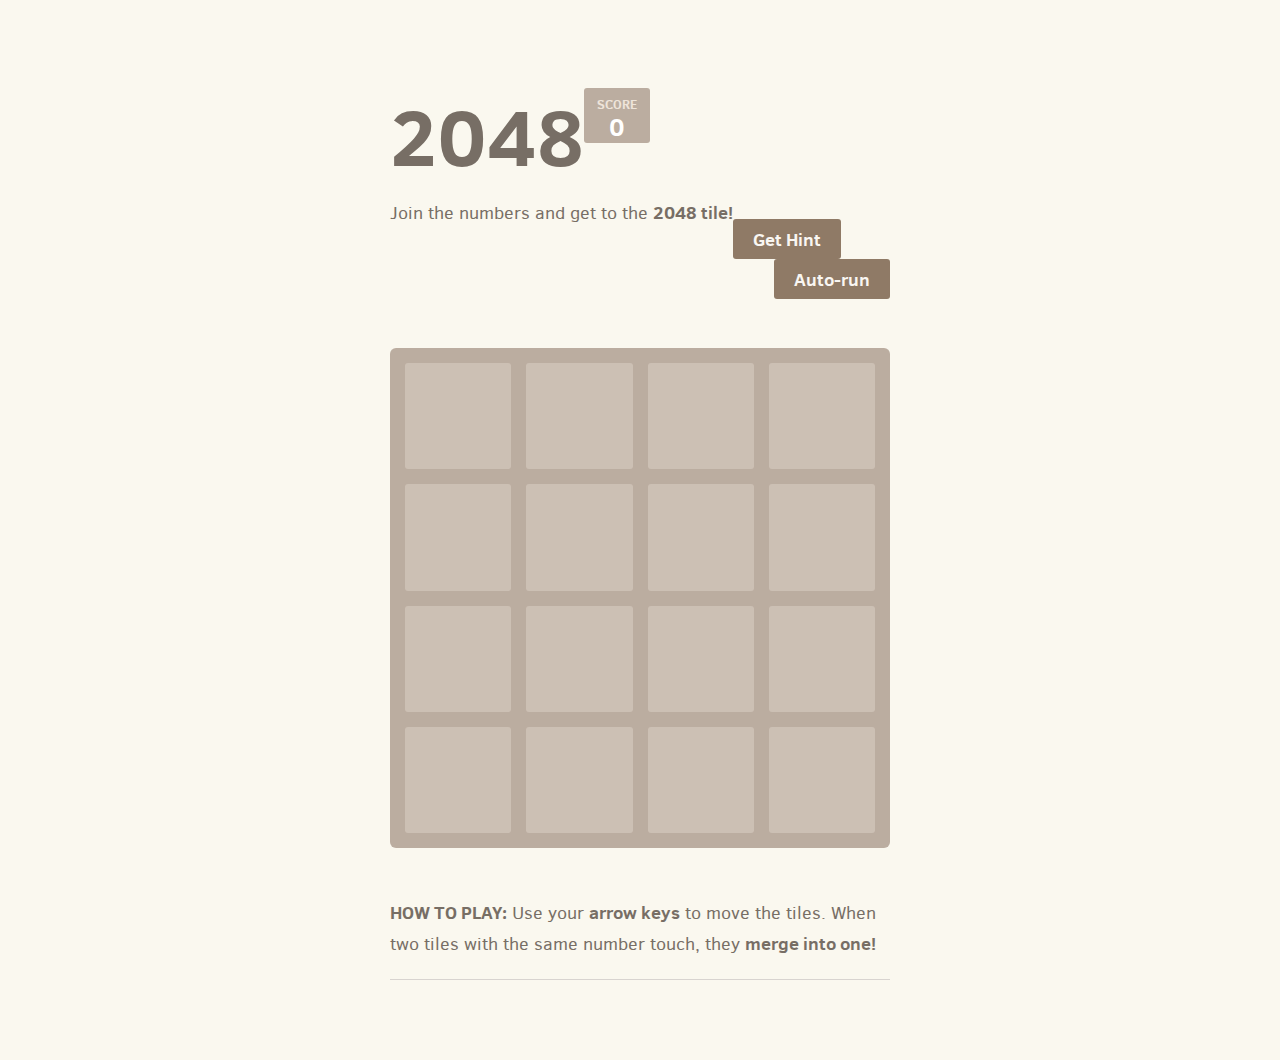
<file: 2048/index.html>
<!DOCTYPE html>
<html>
<head>
  <meta charset="utf-8">
  <title>2048</title>
  <link href="style/main.css" rel="stylesheet" type="text/css">
  <link href="style/ai.css" rel="stylesheet" type="text/css">
  <link rel="shortcut icon" href="favicon.ico">
  <meta name="HandheldFriendly" content="True">
  <meta name="MobileOptimized" content="320">
  <meta name="viewport" content="width=device-width, target-densitydpi=160dpi, initial-scale=1.0, maximum-scale=1, user-scalable=no">
  <meta property="og:title" content="2048 game"/>
  <meta property="og:site_name" content="2048 game"/>
  <meta property="og:description" content="Join the numbers and get to the 2048 tile! Careful: this game is extremely addictive!"/>
  <meta property="og:image" content="http://gabrielecirulli.github.io/2048/meta/og_image.png"/>
</head>
<body>
  <div class="container">
    <div class="heading">
      <h1 class="title">2048</h1>
      <div class="score-container">0</div>
    </div>
    <p class="game-intro">Join the numbers and get to the <strong>2048 tile!</strong></p>
    <div class="controls">
      <div id="hint-button-container">
        <button id="hint-button" class="ai-button">Get Hint</button>
      </div>
      <div id="feedback-container"> </div>
      <div id="run-button-container">
        <button id="run-button" class="ai-button">Auto-run</button>
      </div>
    </div>
    <div class="game-container">
      <div class="game-message">
        <p></p>
        <div class="lower">
          <a class="retry-button">Try again</a>
          <div class="score-sharing"></div>
        </div>
      </div>
      <div class="grid-container">
        <div class="grid-row">
          <div class="grid-cell"></div>
          <div class="grid-cell"></div>
          <div class="grid-cell"></div>
          <div class="grid-cell"></div>
        </div>
        <div class="grid-row">
          <div class="grid-cell"></div>
          <div class="grid-cell"></div>
          <div class="grid-cell"></div>
          <div class="grid-cell"></div>
        </div>
        <div class="grid-row">
          <div class="grid-cell"></div>
          <div class="grid-cell"></div>
          <div class="grid-cell"></div>
          <div class="grid-cell"></div>
        </div>
        <div class="grid-row">
          <div class="grid-cell"></div>
          <div class="grid-cell"></div>
          <div class="grid-cell"></div>
          <div class="grid-cell"></div>
        </div>
      </div>
      <div class="tile-container">
      </div>
    </div>

    <p class="game-explanation">
      <strong class="important">How to play:</strong> Use your <strong>arrow keys</strong> to move the tiles. When two tiles with the same number touch, they <strong>merge into one!</strong>
    </p>
    <script async src="https://pagead2.googlesyndication.com/pagead/js/adsbygoogle.js?client=ca-pub-5502194389395403"
     crossorigin="anonymous"></script>
<ins class="adsbygoogle"
     style="display:block"
     data-ad-format="fluid"
     data-ad-layout-key="-fb+5w+4e-db+86"
     data-ad-client="ca-pub-5502194389395403"
     data-ad-slot="4975843246"></ins>
<script>
     (adsbygoogle = window.adsbygoogle || []).push({});
</script>
    <hr>
    <p>
  </div>

  <script src="js/animframe_polyfill.js"></script>
  <script src="js/hammer.min.js"></script>
  <script src="js/keyboard_input_manager.js"></script>
  <script src="js/html_actuator.js"></script>
  <script src="js/grid.js"></script>
  <script src="js/tile.js"></script>
  <script src="js/ai.js"></script>
  <script src="js/game_manager.js"></script>
  <script src="js/application.js"></script>

  <script>
    (function(i,s,o,g,r,a,m){i["GoogleAnalyticsObject"]=r;i[r]=i[r]||function(){
    (i[r].q=i[r].q||[]).push(arguments)},i[r].l=1*new Date();a=s.createElement(o),
    m=s.getElementsByTagName(o)[0];a.async=1;a.src=g;m.parentNode.insertBefore(a,m)
    })(window,document,"script","//www.google-analytics.com/analytics.js","ga");

    ga("create", "UA-42620757-2", "gabrielecirulli.github.io");
    ga("send", "pageview");
  </script>
</body>
</html>
</file>
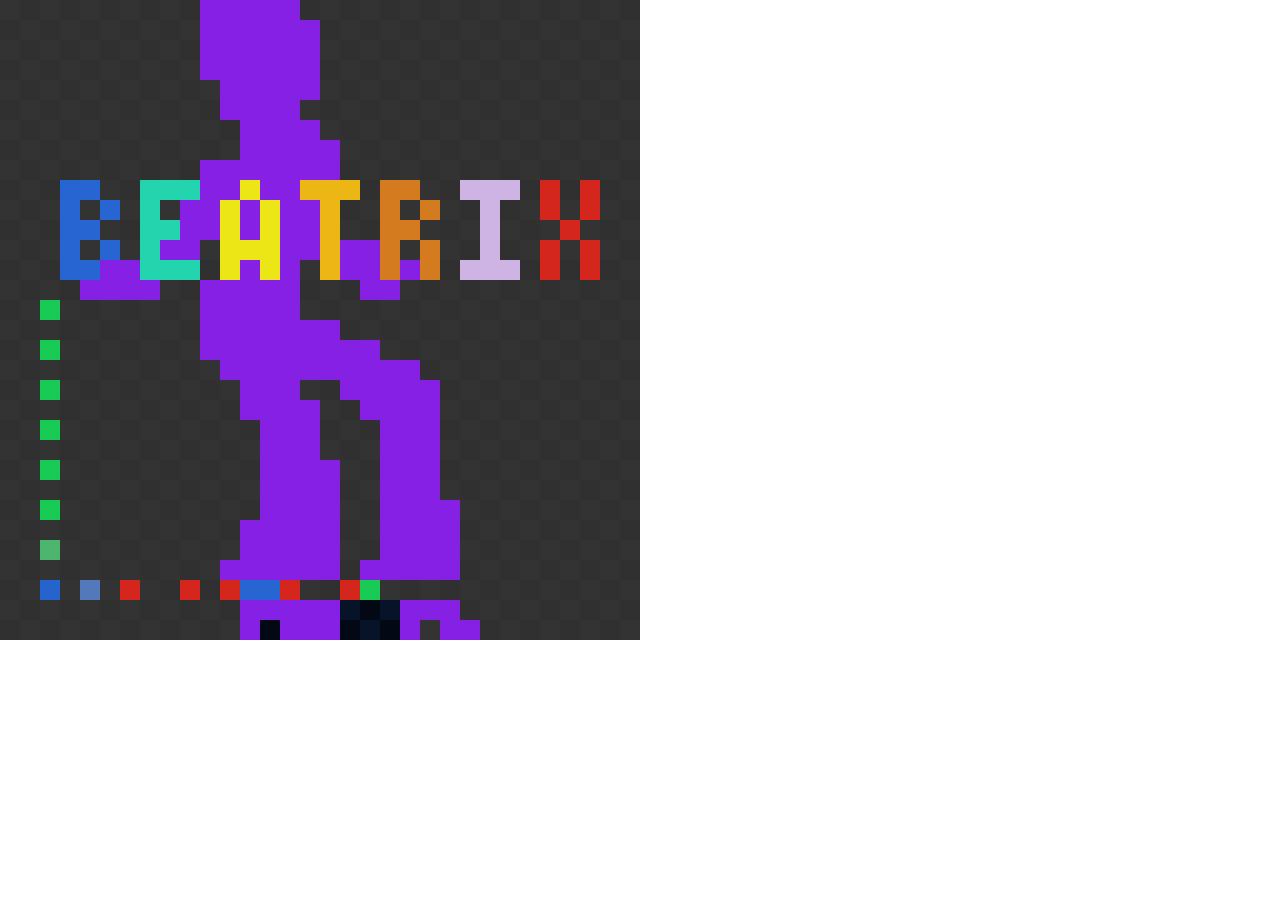
<file: Beatrix/index.html>
<!DOCTYPE HTML>
<title>Beatrix</title>
<html>
    <head>
        <meta http-equiv="content-type" content="text/html; charset=utf-8" />
        <script src="scripts/phaser.min.js"></script>
        <script src="scripts/graphics.js"></script>
        <script src="scripts/beat.js"></script>
        <script src="scripts/indicator.js"></script>
        <script src="scripts/drum.js"></script>
        <script src="scripts/levels/0.js"></script>
        <script src="scripts/levels/1.js"></script>
        <script src="scripts/levels/2.js"></script>
        <script src="scripts/levels/3.js"></script>
        <script src="scripts/main.js"></script>
        <script src="scripts/preload.js"></script>
        <script src="scripts/boot.js"></script>
        <style type="text/css">
        body{
        margin: 0;
        padding: 0
        }
        </style>
    </head>
    <body>
        <div id="gameContainer"></div>

        <script type="text/javascript">
        
        window.onload = function() {
            var game = new Phaser.Game(GRID_SIZE*PIXEL_SIZE, GRID_SIZE*PIXEL_SIZE, Phaser.AUTO, 'gameContainer');
            game.state.add('boot', BasicGame.Boot);
            game.state.add('preload', BasicGame.Preload);
            game.state.add('game', GameState);
            game.state.start('boot');
        
        };
        
        </script>
    </body>
</html>
</file>
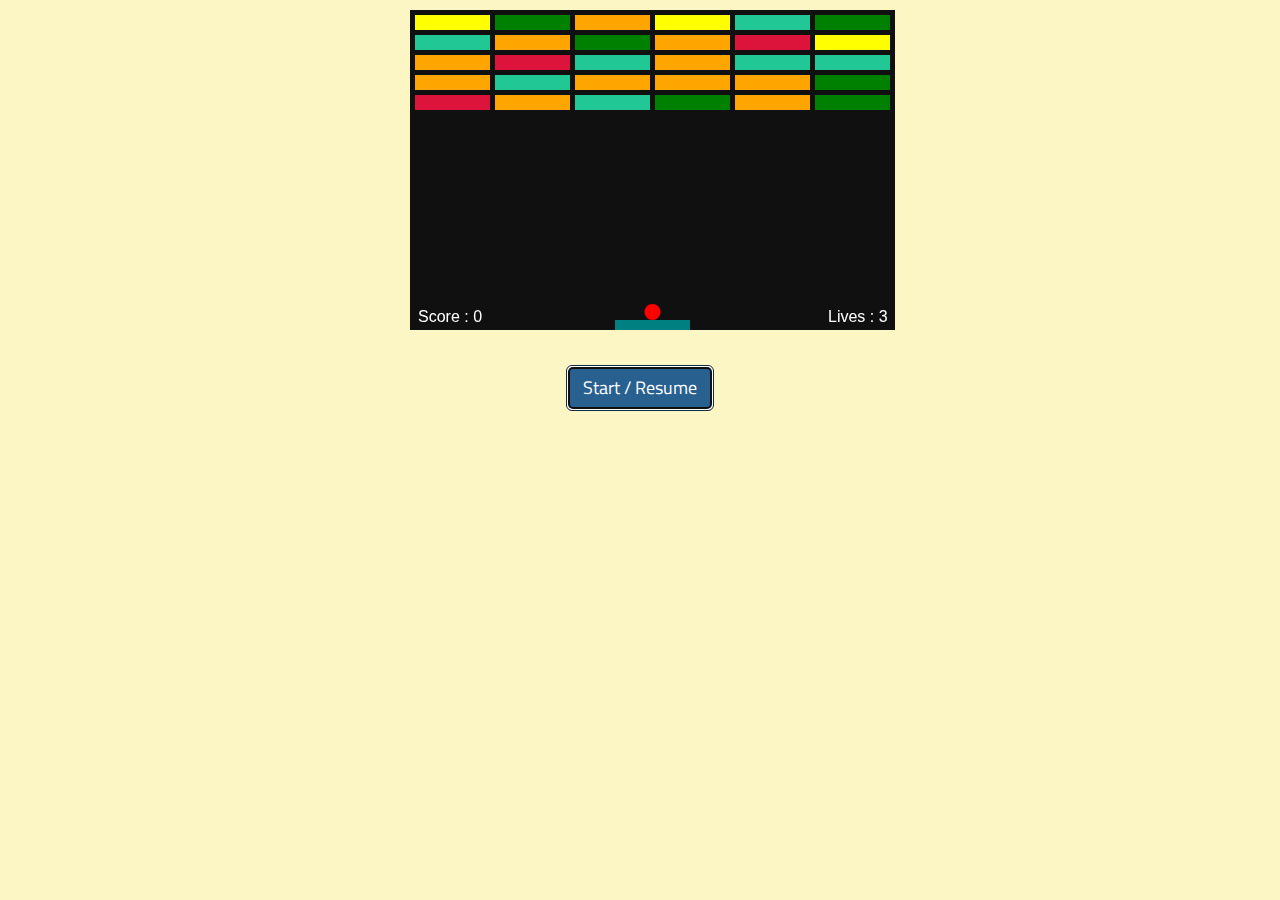
<file: Breakout/index.html>
<!DOCTYPE html>
<html>
<head>
     <meta name="viewport" content="width=device-width, initial-scale=1.0">
   <meta content="https://3kh0.github.io/breakout" property="og:url" />
   <meta content="icon.jpeg" property="og:image" />
   <meta content="#000000" data-react-helmet="true" name="theme-color" />
   <meta name="title" content="Breakout">
   <meta name="description" content="A classic game of breakout in HTML, CSS and JavaScript.">
   <meta name="keywords" content="games, ad blocker, trolls, unblocked games, web games, online games, fun, tags">
   <meta name="robots" content="index, follow">
   <meta http-equiv="Content-Type" content="text/html; charset=utf-8">
   <meta name="language" content="English">
   <meta name="revisit-after" content="1 days">
   <meta name="author" content="3kh0">
    <meta charset="utf-8" />
    <title>Breakout</title>
 <link rel="icon" sizes="192x192" href="icon.jpeg">
 <link rel="shortcut icon" href="icon.jpeg" type="image/x-icon"/>
 <link rel="apple-touch-icon" href="icon.jpeg" type="image/x-icon"/>
         <link href="css/bootstrap.min.css" rel="stylesheet">
    <link href="css/styles.css" rel="stylesheet">
    <!-- <link rel="stylesheet" href="https://maxcdn.bootstrapcdn.com/bootstrap/3.3.6/css/bootstrap.min.css"> -->
    <link href='https://fonts.googleapis.com/css?family=Titillium+Web' rel='stylesheet' type='text/css'>
</head>
<body>
    <canvas id="myCanvas"></canvas>
    
    <div class="container playbtn">
        <div class="row text-center">
            <button type="button" class="btn btn-lg btn-primary" id="start" autofocus>Start / Resume</button>
            <button type="button" class="btn btn-lg btn-danger hidden" id="pause">Pause</button>
        </div>
    </div>

<script src="js/jquery.min.js"></script>
<script src="js/script.js"></script>
</body>
</html>
</file>
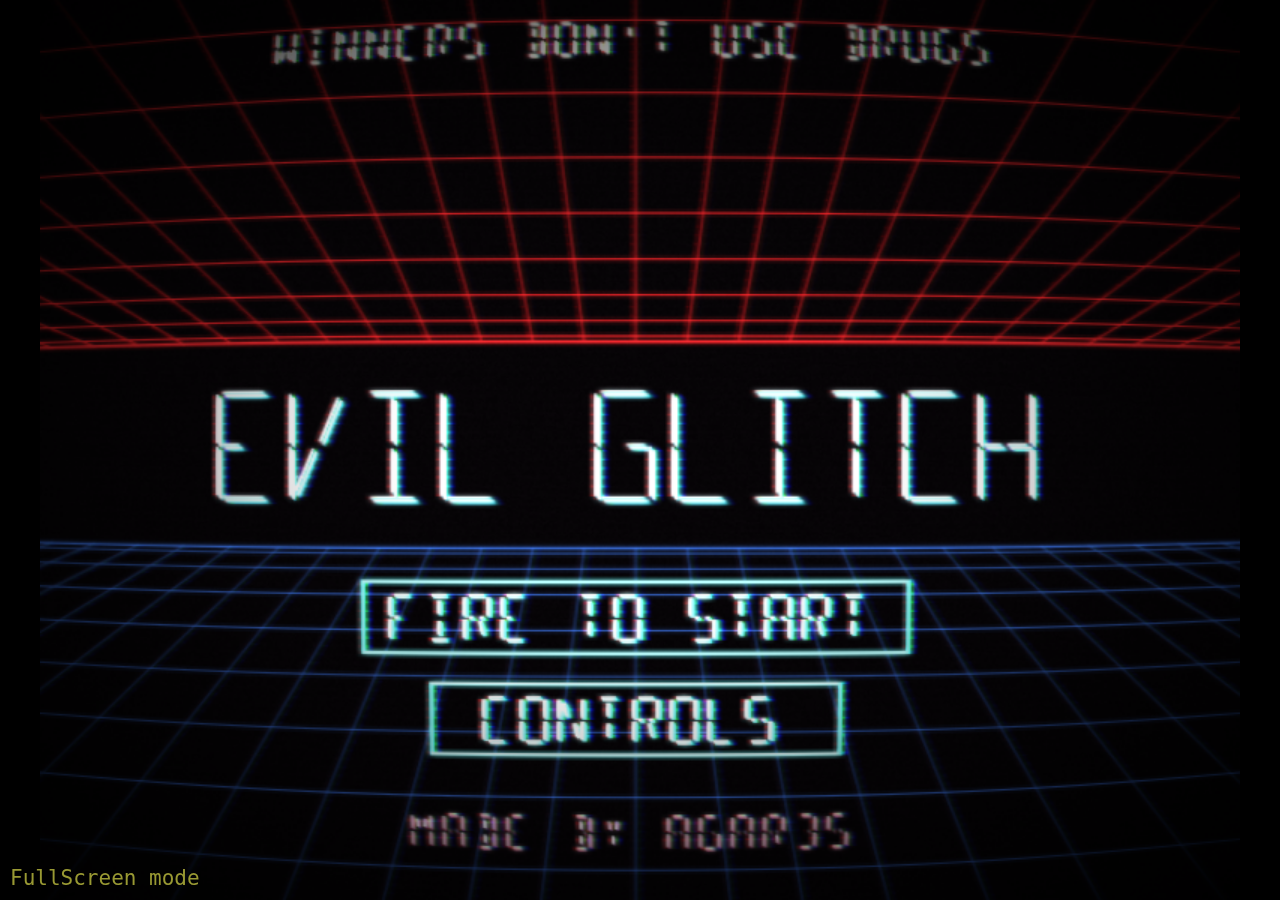
<file: EvilGlitch/index.html>
<head>
  	<link rel="icon" sizes="192x192" href="icon.jpeg">
 <link rel="shortcut icon" href="icon.jpeg" type="image/x-icon"/>
 <link rel="apple-touch-icon" href="icon.jpeg" type="image/x-icon"/>
<title>Evil Glitch</title>
<style>
  body{
    background:#000;
    margin:0;
    padding:0;
  }
  canvas{
    cursor:none;
    display:none;
  }
  #c{
    height:100vh;
    margin:auto;
    display:block;
  }
  #f{
    font-family:monospace;
    position:absolute;
    bottom:10px;
    left:10px;
    font-size:21px;
    color:#993;
    text-decoration:none;
  }
  #f:hover{
    color:#9aa;
  }
</style>
</head>

<body allowfullscreen>

<div id="d"><canvas id="c"></canvas><canvas id="g" moz-opaque></canvas>
</div><a href='#' id='f' title='fullscreen'>FullScreen mode</a>
<script async src="b.js">
</script>
</body>
</html>
</file>
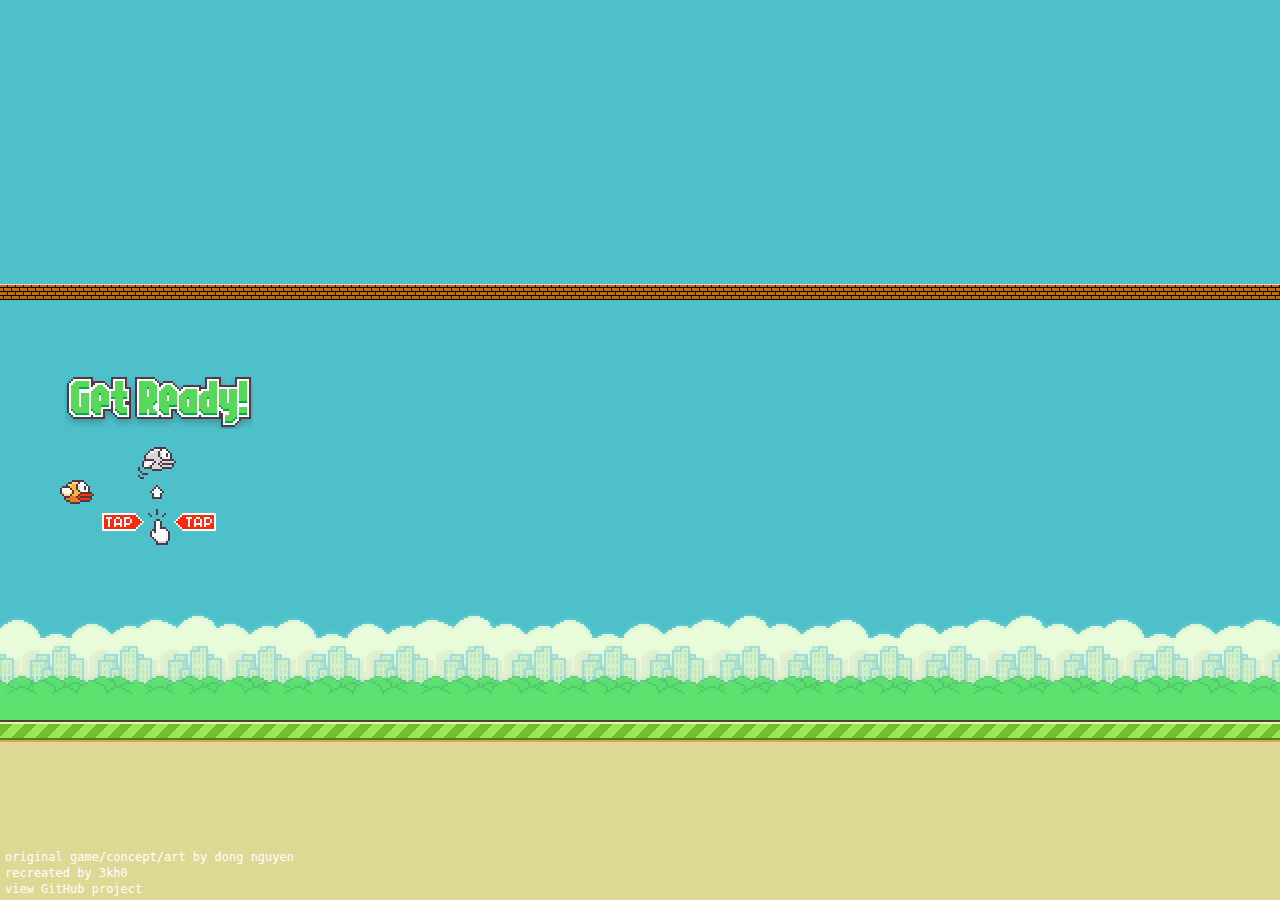
<file: FlappyBirb/index.html>
<!DOCTYPE html>
<html lang="en">
   <head>
      <link rel="icon" sizes="192x192" href="favicon.jpeg">
        <link rel="shortcut icon" href="favicon.jpeg" type="image/x-icon"/>
 	<link rel="apple-touch-icon" href="favicon.jpeg" type="image/x-icon"/>
      <title>Flappy Birb</title>
      <meta http-equiv="content-type" content="text/html; charset=utf-8" />
      <meta name="description" content="play floppy bird. a remake of popular game flappy bird built in html/css/js" />
      <meta name="keywords" content="flappybird,flappy,bird,floppybird,floppy,html,html5,css,css3,js,javascript,jquery,github,nebez,open,source,opensource" />
      <meta name="viewport" content="width=device-width, initial-scale=1.0, maximum-scale=1.0, user-scalable=0" />
      <!-- Style sheets -->
      <link href="css/reset.css" rel="stylesheet">
      <link href="css/main.css" rel="stylesheet">
   </head>
   <body>
      <div id="gamecontainer">
         <div id="gamescreen">
            <div id="sky" class="animated">
               <div id="flyarea">
                  <div id="ceiling" class="animated"></div>
                  <!-- This is the flying and pipe area container -->
                  <div id="player" class="bird animated"></div>
                  <div id="bigscore"></div>
                  <div id="splash"></div>
                  <div id="scoreboard">
                     <div id="medal"></div>
                     <div id="currentscore"></div>
                     <div id="highscore"></div>
                     <div id="replay"><img src="assets/replay.png" alt="replay"></div>
                  </div>

                  <!-- Pipes go here! -->
               </div>
            </div>
            <div id="land" class="animated"><div id="debug"></div></div>
         </div>
      </div>
      <div id="footer">
         <a href="https://www.dotgears.com/">original game/concept/art by dong nguyen</a>
         <a href="https://github.com/3kh0">recreated by 3kh0</a>
         <a href="https://github.com/3kh0/FlappyBirb">view GitHub project</a>
      </div>
      <div class="boundingbox" id="playerbox"></div>
      <div class="boundingbox" id="pipebox"></div>

      <script src="js/jquery.min.js"></script>
      <script src="js/jquery.transit.min.js"></script>
      <script src="js/buzz.min.js"></script>
      <script src="js/main.js"></script>

      <script>
      function inIframe() {
          try {
              return window.self !== window.top;
          } catch (e) {
              return true;
          }
      }
      if (!inIframe() && window.location.hostname == '3kh0.github.io') {
         window.ga=window.ga||function(){(ga.q=ga.q||[]).push(arguments)};ga.l=+new Date;
         ga('create', 'UA-48047334-1', 'auto');
         ga('send', 'pageview');
      }
      </script>
      <script async src='https://www.google-analytics.com/analytics.js'></script>
   </body>
</html>
</file>
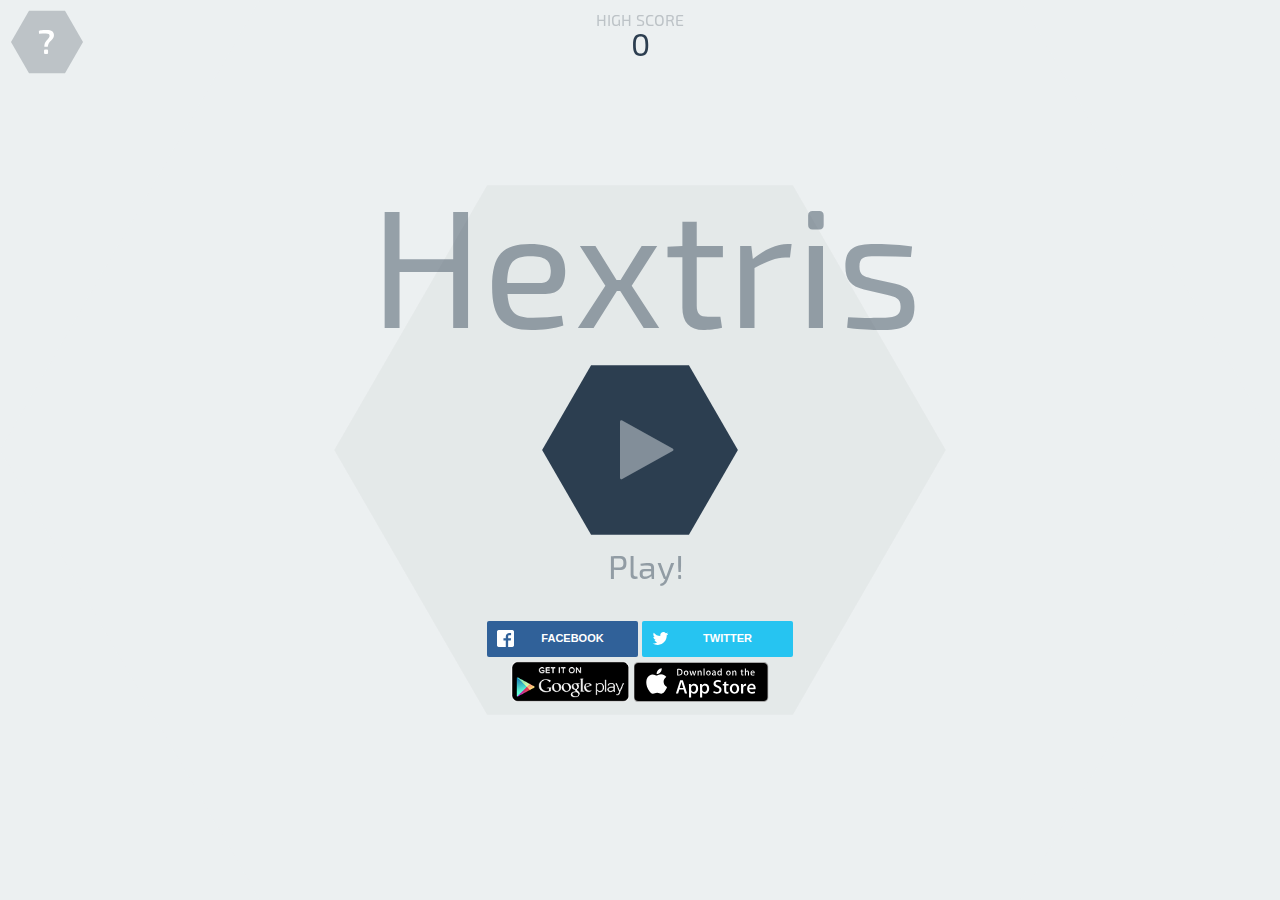
<file: Hextris/index.html>
<!DOCTYPE html>
<html lang='en'>
	<head>
		<title>Hextris</title>
		<meta name="apple-itunes-app" content="app-id=903769553"/>
		<meta name="viewport" content="width=device-width, initial-scale=1, maximum-scale=1, user-scalable=0, minimal-ui"/>
		<meta property="og:url" content="http://hextris.github.io/hextris/"/>
		<meta property="og:site_name" content="Hextris"/>
		<meta property="og:title" content="Hextris"/>
		<meta property="og:description" content="An addictive puzzle game inspired by Tetris."/>
		<meta property="og:type" content="website"/>
		<meta property="og:author" content="https://www.facebook.com/hextris"/>
		<meta property="og:image" content="http://hextris.github.io/hextris/images/facebook-opengraph.png"/>
		<meta property="og:image:width" content="1200"/>
		<meta property="og:image:height" content="630"/>
		<meta property="twitter:card" content="summary"/>
		<meta property="twitter:site" content="@hextris"/>
		<meta property="twitter:site:id" content="2742209678"/>
		<meta property="twitter:creator" content="@hextris"/>
		<meta property="twitter:creator:id" content="2742209678"/>
		<meta property="twitter:domain" content="http://hextris.github.io"/>
		<meta property="twitter:title" content="Hextris"/>
		<meta property="twitter:description" content="An addictive puzzle game inspired by Tetris."/>
		<meta property="twitter:image:src" content="http://hextris.github.io/hextris/images/twitter-opengraph.png"/>
		<meta property="twitter:image:width" content="512"/>
		<meta property="twitter:image:height" content="512"/>
		<meta property="twitter:app:id:iphone" content="id903769553">
		<meta property="twitter:app:id:ipad" content="id903769553">
		<meta property="twitter:app:id:googleplay" content="com.hextris.hextris">
		<meta property="twitter:app:country" content="us">
		<meta property="twitter:app:url:iphone" content="itunes.apple.com/us/app/id903769553?mt=8">
		<meta property="twitter:app:url:ipad" content="itunes.apple.com/us/app/id903769553?mt=8">
		<meta property="twitter:app:url:googleplay" content="https://play.google.com/store/apps/details?id=com.hextris.hextris">
		<link rel="icon" type="image/png" href="favicon.ico">
		<link href='http://fonts.googleapis.com/css?family=Exo+2' rel='stylesheet' type='text/css'>
		<link rel="stylesheet" href="style/fa/css/font-awesome.min.css">
		<link rel="stylesheet" type="text/css" href="style/style.css">
		<script type='text/javascript' src="vendor/hammer.min.js"></script>
		<script type='text/javascript' src="vendor/js.cookie.js"></script>
		<script type='text/javascript' src="vendor/jsonfn.min.js"></script>
		<script type='text/javascript' src="vendor/keypress.min.js"></script>
		<script type='text/javascript' src="vendor/jquery.js"></script>
		<script type='text/javascript' src="js/save-state.js"></script>
		<script type='text/javascript' src="js/view.js"></script>
		<script type='text/javascript' src="js/wavegen.js"></script>
		<script type='text/javascript' src="js/math.js"></script>
		<script type='text/javascript' src="js/Block.js"></script>
		<script type='text/javascript' src="js/Hex.js"></script>
		<script type='text/javascript' src="js/Text.js"></script>
		<script type='text/javascript' src="js/comboTimer.js"></script>
		<script type='text/javascript' src="js/checking.js"></script>
		<script type='text/javascript' src='js/update.js'></script>
		<script type='text/javascript' src='js/render.js'></script>
		<script type='text/javascript' src="js/input.js"></script>
		<script type='text/javascript' src="js/main.js"></script>
		<script type='text/javascript' src="js/initialization.js"></script>
		<script type='text/javascript' async src="https://hextris.io/scripts/a.js"></script>
		<script src="vendor/sweet-alert.min.js"></script>
		<link rel="stylesheet" href="style/rrssb.css"/>
		<script data-ad-client="ca-pub-9107422120987163" async src="https://pagead2.googlesyndication.com/pagead/js/adsbygoogle.js"></script>
	</head>
	<body>
		<canvas id="canvas"></canvas>
		<div id="overlay" class="faded overlay"></div>
		<div id='startBtn' ></div>
		<div id="helpScreen" class='unselectable'>
			<div id='inst_main_body'></div>
		</div>
		<img id="openSideBar" class='helpText' src="./images/btn_help.svg"/>
		<div class="faded overlay"></div>
		<img id="pauseBtn" src="./images/btn_pause.svg"/>
		<img id='restartBtn' src="./images/btn_restart.svg"/>
		<div id='HIGHSCORE'>HIGH SCORE</div>
		<script> (function(i,s,o,g,r,a,m){i['GoogleAnalyticsObject']=r;i[r]=i[r]||function(){ (i[r].q=i[r].q||[]).push(arguments)},i[r].l=1*new Date();a=s.createElement(o), m=s.getElementsByTagName(o)[0];a.async=1;a.src=g;m.parentNode.insertBefore(a,m) })(window,document,'script','//www.google-analytics.com/analytics.js','ga'); ga('create', 'UA-51272720-2', 'auto'); ga('send', 'pageview');
		</script>
		<div id='highScoreInGameText'>
			<div id='highScoreInGameTextHeader'>HIGH SCORE</div><div id='currentHighScore'>10292</div>
		</div>
		<div id="gameoverscreen">
			<div id='container'>
				<div id='gameOverBox' class='GOTitle'>GAME OVER</div>
				<div id='cScore'>1843</div>
				<div id='highScoresTitle' class='GOTitle'>HIGH SCORES</div>
				<div class='score'><span class='scoreNum'>1.</span> <div id="1place" style="display:inline;">0</div></div>
				<div class='score'><span class='scoreNum'>2.</span> <div id="2place" style="display:inline;">0</div></div>
				<div class='score'><span class='scoreNum'>3.</span> <div id="3place" style="display:inline;">0</div></div>
			</div>
			<div id='bottomContainer'>
				<img id='restart' src='./images/btn_restart.svg' height='57px'>
				<div id='socialShare'>
					<?xml version="1.0" encoding="UTF-8" standalone="no"?>
					<svg width="224.6377px" height="57px"  viewBox="0 0 255 65" version="1.1" xmlns="http://www.w3.org/2000/svg" xmlns:xlink="http://www.w3.org/1999/xlink">
						<title>Share button</title>
						<defs>
						</defs>
						<g id="Page-1" stroke="none" stroke-width="1" fill="none" fill-rule="evenodd" sketch:type="MSPage">
							<g id="Game-over-" sketch:type="MSArtboardGroup" transform="translate(-95.000000, -565.000000)">
								<g id="Share-button" sketch:type="MSLayerGroup" transform="translate(95.000000, 565.000000)">
								<a style="cursor:pointer;"class="popup" onclick="window.open('https://twitter.com/intent/tweet?text=Can you beat my score of '+ score +' points at&button_hashtag=hextris ? http://hextris.github.io/hextris @hextris','name','width=600,height=400')" ><polygon  id="Score-hex-2" fill="#3498DB" sketch:type="MSShapeGroup" transform="translate(127.661316, 32.500000) rotate(-90.000000) translate(-127.661316, -32.500000) " points="127.661316 -94.814636 160.137269 -76.064636 160.137269 141.064636 127.661317 159.814636 95.185364 141.064636 95.1853635 -76.064636 "></polygon></a>
									<text style="cursor:pointer;"class="popup" onclick="window.open('https://twitter.com/intent/tweet?text=Can you beat my score of '+ score +' points at&button_hashtag=hextris ? http://hextris.github.io/hextris @hextris','name','width=600,height=400')" id="SHARE-MY-SCORE!" sketch:type="MSTextLayer" font-family="Exo" font-size="16" font-weight="420" fill="#FFFFFF">
										<tspan x="67" y="39">SHARE MY SCORE!</tspan>
									</text>
								</g>
							</g>
						</g>
					</svg>
				</div>
				<div id='buttonCont'>
					<ul class="rrssb-buttons">
						<li class="rrssb-facebook">
							<a href='http://www.facebook.com/sharer.php?s=100
								&p[url]=hextris.io' class="popup">
								<span class="rrssb-icon">
									<svg xmlns="http://www.w3.org/2000/svg" preserveAspectRatio="xMidYMid" width="29" height="29" viewBox="0 0 29 29">
										<path d="M26.4 0H2.6C1.714 0 0 1.715 0 2.6v23.8c0 .884 1.715 2.6 2.6 2.6h12.393V17.988h-3.996v-3.98h3.997v-3.062c0-3.746 2.835-5.97 6.177-5.97 1.6 0 2.444.173 2.845.226v3.792H21.18c-1.817 0-2.156.9-2.156 2.168v2.847h5.045l-.66 3.978h-4.386V29H26.4c.884 0 2.6-1.716 2.6-2.6V2.6c0-.885-1.716-2.6-2.6-2.6z"
										class="cls-2" fill-rule="evenodd"/>
									</svg>
								</span>
								<span class="rrssb-text">facebook</span>
							</a>
						</li>
						<li class="rrssb-twitter">
							<a href="http://twitter.com/home?status=Play Hextris! - http://hextris.github.io/ #hextris"
							class="popup">
								<span class="rrssb-icon">
									<svg xmlns="http://www.w3.org/2000/svg" width="28" height="28" viewBox="0 0 28 28">
										<path d="M24.253 8.756C24.69 17.08 18.297 24.182 9.97 24.62c-3.122.162-6.22-.646-8.86-2.32 2.702.18 5.375-.648 7.507-2.32-2.072-.248-3.818-1.662-4.49-3.64.802.13 1.62.077 2.4-.154-2.482-.466-4.312-2.586-4.412-5.11.688.276 1.426.408 2.168.387-2.135-1.65-2.73-4.62-1.394-6.965C5.574 7.816 9.54 9.84 13.802 10.07c-.842-2.738.694-5.64 3.434-6.48 2.018-.624 4.212.043 5.546 1.682 1.186-.213 2.318-.662 3.33-1.317-.386 1.256-1.248 2.312-2.4 2.942 1.048-.106 2.07-.394 3.02-.85-.458 1.182-1.343 2.15-2.48 2.71z"
										/>
									</svg>
								</span>
								<span class="rrssb-text">twitter</span>
							</a>
						</li>
				</ul>
					<div id='badges'>
						<a href="https://play.google.com/store/apps/details?id=com.hextris.hextris" ><img id='androidBadge' src='images/android.png'/></a>
						<a href ="https://itunes.apple.com/us/app/hextris/id903769553?mt=8"><img id='iOSBadge'  src='images/appstore.svg'/></a>
					</div>
				</div>
			</div>
		</div>
			<script type="text/javascript">
				(function addRussianSocialShare(){
					var lang=navigator.language || navigator.userLanguage;
					if (lang.substr(0, 2) == 'ru') {
						$('.rrssb-facebook').remove();
						var n=$.parseHTML('<li class="rrssb-vk"><a href="http://vk.com/share.php?url=http://kurtnoble.com/labs/rrssb/index.html" class="popup"><span class="rrssb-icon"><svg xmlns="http://www.w3.org/2000/svg" width="28" height="28" viewBox="70 70 378.7 378.7"><path d="M254.998 363.106h21.217s6.408-.706 9.684-4.23c3.01-3.24 2.914-9.32 2.914-9.32s-.415-28.47 12.796-32.663c13.03-4.133 29.755 27.515 47.482 39.685 13.407 9.206 23.594 7.19 23.594 7.19l47.407-.662s24.797-1.53 13.038-21.027c-.96-1.594-6.85-14.424-35.247-40.784-29.728-27.59-25.743-23.126 10.063-70.85 21.807-29.063 30.523-46.806 27.8-54.405-2.596-7.24-18.636-5.326-18.636-5.326l-53.375.33s-3.96-.54-6.892 1.216c-2.87 1.716-4.71 5.726-4.71 5.726s-8.452 22.49-19.714 41.618c-23.77 40.357-33.274 42.494-37.16 39.984-9.037-5.842-6.78-23.462-6.78-35.983 0-39.112 5.934-55.42-11.55-59.64-5.802-1.4-10.076-2.327-24.915-2.48-19.046-.192-35.162.06-44.29 4.53-6.072 2.975-10.757 9.6-7.902 9.98 3.528.47 11.516 2.158 15.75 7.92 5.472 7.444 5.28 24.154 5.28 24.154s3.145 46.04-7.34 51.758c-7.193 3.922-17.063-4.085-38.253-40.7-10.855-18.755-19.054-39.49-19.054-39.49s-1.578-3.873-4.398-5.947c-3.42-2.51-8.2-3.307-8.2-3.307l-50.722.33s-7.612.213-10.41 3.525c-2.488 2.947-.198 9.036-.198 9.036s39.707 92.902 84.672 139.72c41.234 42.93 88.048 40.112 88.048 40.112"/></svg></span><span class="rrssb-text">vk.com</span></a></li>');
						$('.rrssb-buttons').prepend(n);
					}})()
			</script>
		<script type="text/javascript" src='vendor/rrssb.min.js'></script>
	</body>
</html>
</file>
<file: 2048/style/main.css>
@import url(fonts/clear-sans.css);
html, body {
  margin: 0;
  padding: 0;
  background: #faf8ef;
  color: #776e65;
  font-family: "Clear Sans", "Helvetica Neue", Arial, sans-serif;
  font-size: 18px; }

body {
  margin: 80px 0; }

.heading:after {
  content: "";
  display: block;
  clear: both; }

h1.title {
  font-size: 80px;
  font-weight: bold;
  margin: 0;
  display: block;
  float: left; }

@-webkit-keyframes move-up {
  0% {
    top: 25px;
    opacity: 1; }

  100% {
    top: -50px;
    opacity: 0; } }
@-moz-keyframes move-up {
  0% {
    top: 25px;
    opacity: 1; }

  100% {
    top: -50px;
    opacity: 0; } }
@keyframes move-up {
  0% {
    top: 25px;
    opacity: 1; }

  100% {
    top: -50px;
    opacity: 0; } }
.scores-container {
  float: right;
  text-align: right; }

.score-container, .best-container {
  position: relative;
  display: inline-block;
  background: #bbada0;
  padding: 15px 25px;
  font-size: 25px;
  height: 25px;
  line-height: 47px;
  font-weight: bold;
  border-radius: 3px;
  color: white;
  margin-top: 8px;
  text-align: center; }
  .score-container:after, .best-container:after {
    position: absolute;
    width: 100%;
    top: 10px;
    left: 0;
    text-transform: uppercase;
    font-size: 13px;
    line-height: 13px;
    text-align: center;
    color: #eee4da; }
  .score-container .score-addition, .best-container .score-addition {
    position: absolute;
    right: 30px;
    color: red;
    font-size: 25px;
    line-height: 25px;
    font-weight: bold;
    color: rgba(119, 110, 101, 0.9);
    z-index: 100;
    -webkit-animation: move-up 600ms ease-in;
    -moz-animation: move-up 600ms ease-in;
    animation: move-up 600ms ease-in;
    -webkit-animation-fill-mode: both;
    -moz-animation-fill-mode: both;
    animation-fill-mode: both; }

.score-container:after {
  content: "Score"; }

.best-container:after {
  content: "Best"; }

p {
  margin-top: 0;
  margin-bottom: 10px;
  line-height: 1.65; }

a {
  color: #776e65;
  font-weight: bold;
  text-decoration: underline;
  cursor: pointer; }

strong.important {
  text-transform: uppercase; }

hr {
  border: none;
  border-bottom: 1px solid #d8d4d0;
  margin-top: 20px;
  margin-bottom: 30px; }

.container {
  width: 500px;
  margin: 0 auto; }

@-webkit-keyframes fade-in {
  0% {
    opacity: 0; }

  100% {
    opacity: 1; } }
@-moz-keyframes fade-in {
  0% {
    opacity: 0; }

  100% {
    opacity: 1; } }
@keyframes fade-in {
  0% {
    opacity: 0; }

  100% {
    opacity: 1; } }
.game-container {
  margin-top: 40px;
  position: relative;
  padding: 15px;
  cursor: default;
  -webkit-touch-callout: none;
  -ms-touch-callout: none;
  -webkit-user-select: none;
  -moz-user-select: none;
  -ms-user-select: none;
  -ms-touch-action: none;
  touch-action: none;
  background: #bbada0;
  border-radius: 6px;
  width: 500px;
  height: 500px;
  -webkit-box-sizing: border-box;
  -moz-box-sizing: border-box;
  box-sizing: border-box; }
  .game-container .game-message {
    display: none;
    position: absolute;
    top: 0;
    right: 0;
    bottom: 0;
    left: 0;
    background: rgba(238, 228, 218, 0.5);
    z-index: 100;
    text-align: center;
    -webkit-animation: fade-in 800ms ease 1200ms;
    -moz-animation: fade-in 800ms ease 1200ms;
    animation: fade-in 800ms ease 1200ms;
    -webkit-animation-fill-mode: both;
    -moz-animation-fill-mode: both;
    animation-fill-mode: both; }
    .game-container .game-message p {
      font-size: 60px;
      font-weight: bold;
      height: 60px;
      line-height: 60px;
      margin-top: 222px; }
    .game-container .game-message .lower {
      display: block;
      margin-top: 59px; }
    .game-container .game-message a {
      display: inline-block;
      background: #8f7a66;
      border-radius: 3px;
      padding: 0 20px;
      text-decoration: none;
      color: #f9f6f2;
      height: 40px;
      line-height: 42px;
      margin-left: 9px; }
      .game-container .game-message a.keep-playing-button {
        display: none; }
    .game-container .game-message.game-won {
      background: rgba(237, 194, 46, 0.5);
      color: #f9f6f2; }
      .game-container .game-message.game-won a.keep-playing-button {
        display: inline-block; }
    .game-container .game-message.game-won, .game-container .game-message.game-over {
      display: block; }

.grid-container {
  position: absolute;
  z-index: 1; }

.grid-row {
  margin-bottom: 15px; }
  .grid-row:last-child {
    margin-bottom: 0; }
  .grid-row:after {
    content: "";
    display: block;
    clear: both; }

.grid-cell {
  width: 106.25px;
  height: 106.25px;
  margin-right: 15px;
  float: left;
  border-radius: 3px;
  background: rgba(238, 228, 218, 0.35); }
  .grid-cell:last-child {
    margin-right: 0; }

.tile-container {
  position: absolute;
  z-index: 2; }

.tile, .tile .tile-inner {
  width: 107px;
  height: 107px;
  line-height: 107px; }
.tile.tile-position-1-1 {
  -webkit-transform: translate(0px, 0px);
  -moz-transform: translate(0px, 0px);
  -ms-transform: translate(0px, 0px);
  transform: translate(0px, 0px); }
.tile.tile-position-1-2 {
  -webkit-transform: translate(0px, 121px);
  -moz-transform: translate(0px, 121px);
  -ms-transform: translate(0px, 121px);
  transform: translate(0px, 121px); }
.tile.tile-position-1-3 {
  -webkit-transform: translate(0px, 242px);
  -moz-transform: translate(0px, 242px);
  -ms-transform: translate(0px, 242px);
  transform: translate(0px, 242px); }
.tile.tile-position-1-4 {
  -webkit-transform: translate(0px, 363px);
  -moz-transform: translate(0px, 363px);
  -ms-transform: translate(0px, 363px);
  transform: translate(0px, 363px); }
.tile.tile-position-2-1 {
  -webkit-transform: translate(121px, 0px);
  -moz-transform: translate(121px, 0px);
  -ms-transform: translate(121px, 0px);
  transform: translate(121px, 0px); }
.tile.tile-position-2-2 {
  -webkit-transform: translate(121px, 121px);
  -moz-transform: translate(121px, 121px);
  -ms-transform: translate(121px, 121px);
  transform: translate(121px, 121px); }
.tile.tile-position-2-3 {
  -webkit-transform: translate(121px, 242px);
  -moz-transform: translate(121px, 242px);
  -ms-transform: translate(121px, 242px);
  transform: translate(121px, 242px); }
.tile.tile-position-2-4 {
  -webkit-transform: translate(121px, 363px);
  -moz-transform: translate(121px, 363px);
  -ms-transform: translate(121px, 363px);
  transform: translate(121px, 363px); }
.tile.tile-position-3-1 {
  -webkit-transform: translate(242px, 0px);
  -moz-transform: translate(242px, 0px);
  -ms-transform: translate(242px, 0px);
  transform: translate(242px, 0px); }
.tile.tile-position-3-2 {
  -webkit-transform: translate(242px, 121px);
  -moz-transform: translate(242px, 121px);
  -ms-transform: translate(242px, 121px);
  transform: translate(242px, 121px); }
.tile.tile-position-3-3 {
  -webkit-transform: translate(242px, 242px);
  -moz-transform: translate(242px, 242px);
  -ms-transform: translate(242px, 242px);
  transform: translate(242px, 242px); }
.tile.tile-position-3-4 {
  -webkit-transform: translate(242px, 363px);
  -moz-transform: translate(242px, 363px);
  -ms-transform: translate(242px, 363px);
  transform: translate(242px, 363px); }
.tile.tile-position-4-1 {
  -webkit-transform: translate(363px, 0px);
  -moz-transform: translate(363px, 0px);
  -ms-transform: translate(363px, 0px);
  transform: translate(363px, 0px); }
.tile.tile-position-4-2 {
  -webkit-transform: translate(363px, 121px);
  -moz-transform: translate(363px, 121px);
  -ms-transform: translate(363px, 121px);
  transform: translate(363px, 121px); }
.tile.tile-position-4-3 {
  -webkit-transform: translate(363px, 242px);
  -moz-transform: translate(363px, 242px);
  -ms-transform: translate(363px, 242px);
  transform: translate(363px, 242px); }
.tile.tile-position-4-4 {
  -webkit-transform: translate(363px, 363px);
  -moz-transform: translate(363px, 363px);
  -ms-transform: translate(363px, 363px);
  transform: translate(363px, 363px); }

.tile {
  position: absolute;
  -webkit-transition: 100ms ease-in-out;
  -moz-transition: 100ms ease-in-out;
  transition: 100ms ease-in-out;
  -webkit-transition-property: -webkit-transform;
  -moz-transition-property: -moz-transform;
  transition-property: transform; }
  .tile .tile-inner {
    border-radius: 3px;
    background: #eee4da;
    text-align: center;
    font-weight: bold;
    z-index: 10;
    font-size: 55px; }
  .tile.tile-2 .tile-inner {
    background: #eee4da;
    box-shadow: 0 0 30px 10px rgba(243, 215, 116, 0), inset 0 0 0 1px rgba(255, 255, 255, 0); }
  .tile.tile-4 .tile-inner {
    background: #ede0c8;
    box-shadow: 0 0 30px 10px rgba(243, 215, 116, 0), inset 0 0 0 1px rgba(255, 255, 255, 0); }
  .tile.tile-8 .tile-inner {
    color: #f9f6f2;
    background: #f2b179; }
  .tile.tile-16 .tile-inner {
    color: #f9f6f2;
    background: #f59563; }
  .tile.tile-32 .tile-inner {
    color: #f9f6f2;
    background: #f67c5f; }
  .tile.tile-64 .tile-inner {
    color: #f9f6f2;
    background: #f65e3b; }
  .tile.tile-128 .tile-inner {
    color: #f9f6f2;
    background: #edcf72;
    box-shadow: 0 0 30px 10px rgba(243, 215, 116, 0.2381), inset 0 0 0 1px rgba(255, 255, 255, 0.14286);
    font-size: 45px; }
    @media screen and (max-width: 520px) {
      .tile.tile-128 .tile-inner {
        font-size: 25px; } }
  .tile.tile-256 .tile-inner {
    color: #f9f6f2;
    background: #edcc61;
    box-shadow: 0 0 30px 10px rgba(243, 215, 116, 0.31746), inset 0 0 0 1px rgba(255, 255, 255, 0.19048);
    font-size: 45px; }
    @media screen and (max-width: 520px) {
      .tile.tile-256 .tile-inner {
        font-size: 25px; } }
  .tile.tile-512 .tile-inner {
    color: #f9f6f2;
    background: #edc850;
    box-shadow: 0 0 30px 10px rgba(243, 215, 116, 0.39683), inset 0 0 0 1px rgba(255, 255, 255, 0.2381);
    font-size: 45px; }
    @media screen and (max-width: 520px) {
      .tile.tile-512 .tile-inner {
        font-size: 25px; } }
  .tile.tile-1024 .tile-inner {
    color: #f9f6f2;
    background: #edc53f;
    box-shadow: 0 0 30px 10px rgba(243, 215, 116, 0.47619), inset 0 0 0 1px rgba(255, 255, 255, 0.28571);
    font-size: 35px; }
    @media screen and (max-width: 520px) {
      .tile.tile-1024 .tile-inner {
        font-size: 15px; } }
  .tile.tile-2048 .tile-inner {
    color: #f9f6f2;
    background: #edc22e;
    box-shadow: 0 0 30px 10px rgba(243, 215, 116, 0.55556), inset 0 0 0 1px rgba(255, 255, 255, 0.33333);
    font-size: 35px; }
    @media screen and (max-width: 520px) {
      .tile.tile-2048 .tile-inner {
        font-size: 15px; } }
  .tile.tile-super .tile-inner {
    color: #f9f6f2;
    background: #3c3a32;
    font-size: 30px; }
    @media screen and (max-width: 520px) {
      .tile.tile-super .tile-inner {
        font-size: 10px; } }

@-webkit-keyframes appear {
  0% {
    opacity: 0;
    -webkit-transform: scale(0);
    -moz-transform: scale(0);
    -ms-transform: scale(0);
    transform: scale(0); }

  100% {
    opacity: 1;
    -webkit-transform: scale(1);
    -moz-transform: scale(1);
    -ms-transform: scale(1);
    transform: scale(1); } }
@-moz-keyframes appear {
  0% {
    opacity: 0;
    -webkit-transform: scale(0);
    -moz-transform: scale(0);
    -ms-transform: scale(0);
    transform: scale(0); }

  100% {
    opacity: 1;
    -webkit-transform: scale(1);
    -moz-transform: scale(1);
    -ms-transform: scale(1);
    transform: scale(1); } }
@keyframes appear {
  0% {
    opacity: 0;
    -webkit-transform: scale(0);
    -moz-transform: scale(0);
    -ms-transform: scale(0);
    transform: scale(0); }

  100% {
    opacity: 1;
    -webkit-transform: scale(1);
    -moz-transform: scale(1);
    -ms-transform: scale(1);
    transform: scale(1); } }
.tile-new .tile-inner {
  -webkit-animation: appear 200ms ease 100ms;
  -moz-animation: appear 200ms ease 100ms;
  animation: appear 200ms ease 100ms;
  -webkit-animation-fill-mode: backwards;
  -moz-animation-fill-mode: backwards;
  animation-fill-mode: backwards; }

@-webkit-keyframes pop {
  0% {
    -webkit-transform: scale(0);
    -moz-transform: scale(0);
    -ms-transform: scale(0);
    transform: scale(0); }

  50% {
    -webkit-transform: scale(1.2);
    -moz-transform: scale(1.2);
    -ms-transform: scale(1.2);
    transform: scale(1.2); }

  100% {
    -webkit-transform: scale(1);
    -moz-transform: scale(1);
    -ms-transform: scale(1);
    transform: scale(1); } }
@-moz-keyframes pop {
  0% {
    -webkit-transform: scale(0);
    -moz-transform: scale(0);
    -ms-transform: scale(0);
    transform: scale(0); }

  50% {
    -webkit-transform: scale(1.2);
    -moz-transform: scale(1.2);
    -ms-transform: scale(1.2);
    transform: scale(1.2); }

  100% {
    -webkit-transform: scale(1);
    -moz-transform: scale(1);
    -ms-transform: scale(1);
    transform: scale(1); } }
@keyframes pop {
  0% {
    -webkit-transform: scale(0);
    -moz-transform: scale(0);
    -ms-transform: scale(0);
    transform: scale(0); }

  50% {
    -webkit-transform: scale(1.2);
    -moz-transform: scale(1.2);
    -ms-transform: scale(1.2);
    transform: scale(1.2); }

  100% {
    -webkit-transform: scale(1);
    -moz-transform: scale(1);
    -ms-transform: scale(1);
    transform: scale(1); } }
.tile-merged .tile-inner {
  z-index: 20;
  -webkit-animation: pop 200ms ease 100ms;
  -moz-animation: pop 200ms ease 100ms;
  animation: pop 200ms ease 100ms;
  -webkit-animation-fill-mode: backwards;
  -moz-animation-fill-mode: backwards;
  animation-fill-mode: backwards; }

.above-game:after {
  content: "";
  display: block;
  clear: both; }

.game-intro {
  float: left;
  line-height: 42px;
  margin-bottom: 0; }

.restart-button {
  display: inline-block;
  background: #8f7a66;
  border-radius: 3px;
  padding: 0 20px;
  text-decoration: none;
  color: #f9f6f2;
  height: 40px;
  line-height: 42px;
  display: block;
  text-align: center;
  float: right; }

.game-explanation {
  margin-top: 50px; }

@media screen and (max-width: 520px) {
  html, body {
    font-size: 15px; }

  body {
    margin: 20px 0;
    padding: 0 20px; }

  h1.title {
    font-size: 27px;
    margin-top: 15px; }

  .container {
    width: 280px;
    margin: 0 auto; }

  .score-container, .best-container {
    margin-top: 0;
    padding: 15px 10px;
    min-width: 40px; }

  .heading {
    margin-bottom: 10px; }

  .game-intro {
    width: 55%;
    display: block;
    box-sizing: border-box;
    line-height: 1.65; }

  .restart-button {
    width: 42%;
    padding: 0;
    display: block;
    box-sizing: border-box;
    margin-top: 2px; }

  .game-container {
    margin-top: 17px;
    position: relative;
    padding: 10px;
    cursor: default;
    -webkit-touch-callout: none;
    -ms-touch-callout: none;
    -webkit-user-select: none;
    -moz-user-select: none;
    -ms-user-select: none;
    -ms-touch-action: none;
    touch-action: none;
    background: #bbada0;
    border-radius: 6px;
    width: 280px;
    height: 280px;
    -webkit-box-sizing: border-box;
    -moz-box-sizing: border-box;
    box-sizing: border-box; }
    .game-container .game-message {
      display: none;
      position: absolute;
      top: 0;
      right: 0;
      bottom: 0;
      left: 0;
      background: rgba(238, 228, 218, 0.5);
      z-index: 100;
      text-align: center;
      -webkit-animation: fade-in 800ms ease 1200ms;
      -moz-animation: fade-in 800ms ease 1200ms;
      animation: fade-in 800ms ease 1200ms;
      -webkit-animation-fill-mode: both;
      -moz-animation-fill-mode: both;
      animation-fill-mode: both; }
      .game-container .game-message p {
        font-size: 60px;
        font-weight: bold;
        height: 60px;
        line-height: 60px;
        margin-top: 222px; }
      .game-container .game-message .lower {
        display: block;
        margin-top: 59px; }
      .game-container .game-message a {
        display: inline-block;
        background: #8f7a66;
        border-radius: 3px;
        padding: 0 20px;
        text-decoration: none;
        color: #f9f6f2;
        height: 40px;
        line-height: 42px;
        margin-left: 9px; }
        .game-container .game-message a.keep-playing-button {
          display: none; }
      .game-container .game-message.game-won {
        background: rgba(237, 194, 46, 0.5);
        color: #f9f6f2; }
        .game-container .game-message.game-won a.keep-playing-button {
          display: inline-block; }
      .game-container .game-message.game-won, .game-container .game-message.game-over {
        display: block; }

  .grid-container {
    position: absolute;
    z-index: 1; }

  .grid-row {
    margin-bottom: 10px; }
    .grid-row:last-child {
      margin-bottom: 0; }
    .grid-row:after {
      content: "";
      display: block;
      clear: both; }

  .grid-cell {
    width: 57.5px;
    height: 57.5px;
    margin-right: 10px;
    float: left;
    border-radius: 3px;
    background: rgba(238, 228, 218, 0.35); }
    .grid-cell:last-child {
      margin-right: 0; }

  .tile-container {
    position: absolute;
    z-index: 2; }

  .tile, .tile .tile-inner {
    width: 58px;
    height: 58px;
    line-height: 58px; }
  .tile.tile-position-1-1 {
    -webkit-transform: translate(0px, 0px);
    -moz-transform: translate(0px, 0px);
    -ms-transform: translate(0px, 0px);
    transform: translate(0px, 0px); }
  .tile.tile-position-1-2 {
    -webkit-transform: translate(0px, 67px);
    -moz-transform: translate(0px, 67px);
    -ms-transform: translate(0px, 67px);
    transform: translate(0px, 67px); }
  .tile.tile-position-1-3 {
    -webkit-transform: translate(0px, 135px);
    -moz-transform: translate(0px, 135px);
    -ms-transform: translate(0px, 135px);
    transform: translate(0px, 135px); }
  .tile.tile-position-1-4 {
    -webkit-transform: translate(0px, 202px);
    -moz-transform: translate(0px, 202px);
    -ms-transform: translate(0px, 202px);
    transform: translate(0px, 202px); }
  .tile.tile-position-2-1 {
    -webkit-transform: translate(67px, 0px);
    -moz-transform: translate(67px, 0px);
    -ms-transform: translate(67px, 0px);
    transform: translate(67px, 0px); }
  .tile.tile-position-2-2 {
    -webkit-transform: translate(67px, 67px);
    -moz-transform: translate(67px, 67px);
    -ms-transform: translate(67px, 67px);
    transform: translate(67px, 67px); }
  .tile.tile-position-2-3 {
    -webkit-transform: translate(67px, 135px);
    -moz-transform: translate(67px, 135px);
    -ms-transform: translate(67px, 135px);
    transform: translate(67px, 135px); }
  .tile.tile-position-2-4 {
    -webkit-transform: translate(67px, 202px);
    -moz-transform: translate(67px, 202px);
    -ms-transform: translate(67px, 202px);
    transform: translate(67px, 202px); }
  .tile.tile-position-3-1 {
    -webkit-transform: translate(135px, 0px);
    -moz-transform: translate(135px, 0px);
    -ms-transform: translate(135px, 0px);
    transform: translate(135px, 0px); }
  .tile.tile-position-3-2 {
    -webkit-transform: translate(135px, 67px);
    -moz-transform: translate(135px, 67px);
    -ms-transform: translate(135px, 67px);
    transform: translate(135px, 67px); }
  .tile.tile-position-3-3 {
    -webkit-transform: translate(135px, 135px);
    -moz-transform: translate(135px, 135px);
    -ms-transform: translate(135px, 135px);
    transform: translate(135px, 135px); }
  .tile.tile-position-3-4 {
    -webkit-transform: translate(135px, 202px);
    -moz-transform: translate(135px, 202px);
    -ms-transform: translate(135px, 202px);
    transform: translate(135px, 202px); }
  .tile.tile-position-4-1 {
    -webkit-transform: translate(202px, 0px);
    -moz-transform: translate(202px, 0px);
    -ms-transform: translate(202px, 0px);
    transform: translate(202px, 0px); }
  .tile.tile-position-4-2 {
    -webkit-transform: translate(202px, 67px);
    -moz-transform: translate(202px, 67px);
    -ms-transform: translate(202px, 67px);
    transform: translate(202px, 67px); }
  .tile.tile-position-4-3 {
    -webkit-transform: translate(202px, 135px);
    -moz-transform: translate(202px, 135px);
    -ms-transform: translate(202px, 135px);
    transform: translate(202px, 135px); }
  .tile.tile-position-4-4 {
    -webkit-transform: translate(202px, 202px);
    -moz-transform: translate(202px, 202px);
    -ms-transform: translate(202px, 202px);
    transform: translate(202px, 202px); }

  .tile .tile-inner {
    font-size: 35px; }

  .game-message p {
    font-size: 30px !important;
    height: 30px !important;
    line-height: 30px !important;
    margin-top: 90px !important; }
  .game-message .lower {
    margin-top: 30px !important; } }
</file>
<file: 2048/style/ai.css>
.controls {
  margin-top: 1em;
  padding: 0.5em 0;
  overflow: auto;
}

.controls button {
  /*display: inline-block;*/
  background: #8f7a66;
  border: 0;
  border-radius: 3px;
  padding: 0 20px;
  color: #f9f6f2;
  height: 40px;
  line-height: 42px;
  font-family: "Clear Sans", "Helvetica Neue", Arial, sans-serif;
  font-size: 18px;
  font-weight: bold;
  cursor: pointer;
}

.controls button:hover {
    background: #ad957f;
} 

.ai-button, #feedback-container {
  line-height: 40px;
  font-size: 36px;
}

#run-button-container {
  float: right;
}

#hint-button-container, #feedback-container {
  float: left;
}

#feedback-container {
  background: #8f7a66;
  color: #f9f6f2;
  margin-left: 1em;
  font-weight: bold;
}
</file>
<file: Breakout/css/styles.css>
*{
    padding: 0;
    margin: 0;
}

body{
    background-color: #fcf5c4;
    font-family: 'Titillium Web', sans-serif;
}

.heading{
    text-align: center;
}

.heading h2{
    /*font-family: Bebas;*/
    color:darkslategray;
    font-weight: 900;
}

.heading p{
    /*font-family: Raleway;*/
    font-size: 15px;
    color:darkslategray;
}

.heading hr{
    width:25%;
    border-color: darkslategray;
    opacity: .5;
    margin-left: 37.5%;
    margin-top: 0px;
/*    margin-bottom: 0px;*/
}

canvas{
    background: #101010;
    margin-top: 10px;
    padding:0;
    margin-left: 32%;
}

/*
#myCanvas{
    padding:0;
}

example from w3schools

*/

.btn{
    margin-top: 30px;
    text-align: center;
}

footer{
    background: #222;
    color:white;
    text-align: center;
    padding: 10px;
    /*font-family: Raleway, Times, serif;*/
    position: fixed;
    bottom: 0px;
    width: 100%;
}

.name{
    color: aqua;
}

.heart{
    color:red;
}
</file>
<file: FlappyBirb/css/main.css>
@-webkit-keyframes animLand {
   0% { background-position: 0px 0px; }
   100% { background-position: -335px 0px; }
}
@-moz-keyframes animLand {
   0% { background-position: 0px 0px; }
   100% { background-position: -335px 0px; }
}
@-o-keyframes animLand {
   0% { background-position: 0px 0px; }
   100% { background-position: -335px 0px; }
}
@keyframes animLand {
   0% { background-position: 0px 0px; }
   100% { background-position: -335px 0px; }
}

@-webkit-keyframes animSky {
   0% { background-position: 0px 100%; }
   100% { background-position: -275px 100%; }
}
@-moz-keyframes animSky {
   0% { background-position: 0px 100%; }
   100% { background-position: -275px 100%; }
}
@-o-keyframes animSky {
   0% { background-position: 0px 100%; }
   100% { background-position: -275px 100%; }
}
@keyframes animSky {
   0% { background-position: 0px 100%; }
   100% { background-position: -275px 100%; }
}

@-webkit-keyframes animBird {
   from { background-position: 0px 0px; }
   to { background-position: 0px -96px; }
}
@-moz-keyframes animBird {
   from { background-position: 0px 0px; }
   to { background-position: 0px -96px; }
}
@-o-keyframes animBird {
   from { background-position: 0px 0px; }
   to { background-position: 0px -96px; }
}
@keyframes animBird {
   from { background-position: 0px 0px; }
   to { background-position: 0px -96px; }
}

@-webkit-keyframes animPipe {
   0% { left: 900px; }
   100% { left: -100px; }
}
@-moz-keyframes animPipe {
   0% { left: 900px; }
   100% { left: -100px; }
}
@-o-keyframes animPipe {
   0% { left: 900px; }
   100% { left: -100px; }
}
@keyframes animPipe {
   0% { left: 900px; }
   100% { left: -100px; }
}

@-webkit-keyframes animCeiling {
   0% { background-position: 0px 0px; }
   100% { background-position: -63px 0px; }
}
@-moz-keyframes animCeiling {
   0% { background-position: 0px 0px; }
   100% { background-position: -63px 0px; }
}
@-o-keyframes animCeiling {
   0% { background-position: 0px 0px; }
   100% { background-position: -63px 0px; }
}
@keyframes animCeiling {
   0% { background-position: 0px 0px; }
   100% { background-position: -63px 0px; }
}


*,
*:before,
*:after
{
   /* border box */
   -moz-box-sizing: border-box;
   -webkit-box-sizing: border-box;
   box-sizing: border-box;
   /* gpu acceleration */
   -webkit-transition: translate3d(0,0,0);
   /* select disable */
   -webkit-touch-callout: none;
   -webkit-user-select: none;
   -khtml-user-select: none;
   -moz-user-select: none;
   -ms-user-select: none;
   user-select: none;
}

html,
body
{
   height: 100%;
   overflow: hidden;
   font-family: monospace;
   font-size: 12px;
   color: #fff;
}

#gamecontainer
{
   position: relative;
   width: 100%;
   height: 100%;
   min-height: 525px;
}

/*
Screen - Game
*/
#gamescreen
{
   position: absolute;
   width: 100%;
   height: 100%;
}

#sky
{
   position: absolute;
   top: 0;
   width: 100%;
   height: 80%;
   background-image: url('../assets/sky.png');
   background-repeat: repeat-x;
   background-position: 0px 100%;
   background-color: #4ec0ca;

   -webkit-animation: animSky 7s linear infinite;
   animation: animSky 7s linear infinite;
}

#flyarea
{
   position: absolute;
   bottom: 0;
   height: 420px;
   width: 100%;
}

#ceiling
{
   position: absolute;
   top: -16px;
   height: 16px;
   width: 100%;
   background-image: url('../assets/ceiling.png');
   background-repeat: repeat-x;

   -webkit-animation: animCeiling 481ms linear infinite;
   animation: animCeiling 481ms linear infinite;
}

#land
{
   position: absolute;
   bottom: 0;
   width: 100%;
   height: 20%;
   background-image: url('../assets/land.png');
   background-repeat: repeat-x;
   background-position: 0px 0px;
   background-color: #ded895;

   -webkit-animation: animLand 2516ms linear infinite;
   animation: animLand 2516ms linear infinite;
}

#bigscore
{
   position: absolute;
   top: 20px;
   left: 150px;
   z-index: 100;
}

#bigscore img
{
   display: inline-block;
   padding: 1px;
}

#splash
{
   position: absolute;
   opacity: 0;
   top: 75px;
   left: 65px;
   width: 188px;
   height: 170px;
   background-image: url('../assets/splash.png');
   background-repeat: no-repeat;
}

#scoreboard
{
   position: absolute;
   display: none;
   opacity: 0;
   top: 64px;
   left: 43px;
   width: 236px;
   height: 280px;
   background-image: url('../assets/scoreboard.png');
   background-repeat: no-repeat;

   z-index: 1000;
}

#medal
{
   position: absolute;
   opacity: 0;
   top: 114px;
   left: 32px;
   width: 44px;
   height: 44px;
}

#currentscore
{
   position: absolute;
   top: 105px;
   left: 107px;
   width: 104px;
   height: 14px;
   text-align: right;
}

#currentscore img
{
   padding-left: 2px;
}

#highscore
{
   position: absolute;
   top: 147px;
   left: 107px;
   width: 104px;
   height: 14px;
   text-align: right;
}

#highscore img
{
   padding-left: 2px;
}

#replay
{
   position: absolute;
   opacity: 0;
   top: 205px;
   left: 61px;
   height: 115px;
   width: 70px;
   cursor: pointer;
}

.boundingbox
{
   position: absolute;
   display: none;
   top: 0;
   left: 0;
   width: 0;
   height: 0;
   border: 1px solid red;
}

#player
{
   left: 60px;
   top: 200px;
}

.bird
{
   position: absolute;
   width: 34px;
   height: 24px;
   background-image: url('../assets/bird.png');

   -webkit-animation: animBird 300ms steps(4) infinite;
   animation: animBird 300ms steps(4) infinite;
}

.pipe
{
   position: absolute;
   left: -100px;
   width: 52px;
   height: 100%;
   z-index: 10;

   -webkit-animation: animPipe 7500ms linear;
   animation: animPipe 7500ms linear;
}

.pipe_upper
{
   position: absolute;
   top: 0;
   width: 52px;
   background-image: url('../assets/pipe.png');
   background-repeat: repeat-y;
   background-position: center;
}

.pipe_upper:after
{
   content: "";
   position: absolute;
   bottom: 0;
   width: 52px;
   height: 26px;
   background-image: url('../assets/pipe-down.png');
}

.pipe_lower
{
   position: absolute;
   bottom: 0;
   width: 52px;
   background-image: url('../assets/pipe.png');
   background-repeat: repeat-y;
   background-position: center;
}

.pipe_lower:after
{
   content: "";
   position: absolute;
   top: 0;
   width: 52px;
   height: 26px;
   background-image: url('../assets/pipe-up.png');
}

#footer
{
   position: absolute;
   bottom: 3px;
   left: 3px;
}

#footer a,
#footer a:link,
#footer a:visited,
#footer a:hover,
#footer a:active
{
   display: block;
   padding: 2px;
   text-decoration: none;
   color: #fff;
}
</file>
<file: Hextris/style/style.css>
* {
	-webkit-touch-callout:none;
	-webkit-user-select:none;
	-khtml-user-select:none;
	-moz-user-select:none;
	-ms-user-select:none;
	user-select:none;
	padding:0;
	margin:0;
	-webkit-tap-highlight-color:rgba(0,0,0,0);
}
#HIGHSCORE {
	position:absolute;
	left:50%;
	width:250px;
	overflow:visible;
	margin-left:-175px;
	font-family:Exo;

}
#container {
	color:#232323;
	position:absolute;
	left:50%;
	top:calc(50%);
	text-align:center;
	transform:translate(-50%, -50%);
	font-family:Exo;
	-webkit-transform:translate(-50%, -50%);
	-moz-transform:translate(-50%, -50%);
	-ms-transform:translate(-50%, -50%);
    display:none;
}
.tweet {
	font-size:2rem;
	color:#4099FF;
}
@media only screen and (min-device-width:320px) and (max-device-width:480px) {
	.tweet{
		font-size:1rem;
	}
}
a {
	color:#232323;
}
.navbar {
	width:80%;
	margin:0 auto;
	padding:2.5vmin 0;
	text-align:center;
}
.navbar li {
	display:inline-block;
	text-align:center;
	width:calc(33% - 1.25vmin);
}

#title {
	color:#ecf0f1;
	font-size:6vmin;
}

#score {
	font-size:4vmin;
	text-align:center;
	width:30%;
}

#highscores {
	text-align:center;
	list-style:none;
}

.not-visible {
	display:none;
}

button {
	color:#ecf0f1;
	background-color:rgba(0,0,0,0);
	border:0;
}

button:focus {
	outline:0;
}

#openSideBar {
	position:fixed;
	margin-top:6px;
	width:72px;
	height:72px;
	margin-left:11px;
	z-index:3003;
	color:#232323;
	cursor:pointer;
	top:0;
	left:0;

}


#pauseBtn {
	display:none;
	position:fixed;
	margin-bottom:7px;
	width:72px;
	height:72px;
	margin-right:11px;
	z-index:3000;
	color:#232323;
	cursor:pointer;
	right:0;
	bottom:0;
	z-index:99;
}

#restartBtn {
	display:none;
	position:fixed;
	margin-bottom:7px;
	width:72px;
	height:72px;
	margin-left:11px;
	z-index:3000;
	color:#232323;
	cursor:pointer;
	bottom:0;
	z-index:99;
}
#startBtn {
	position:absolute;
	left:40%;
	top:38%;
	height:25%;
	width:25%;
	z-index:99999999;
	cursor:pointer;
}

#helpScreen {
	height:100%;
	width:100%;
	z-index:3001;
	position:fixed;
	top:0;
	margin:0;
	font-size:15px;
	text-align:center;
	display:none;
	color:#232323;
	background-color:rgba(236,240,241,1);
}

#colorBlindBtn {
	position:absolute;
	width:120px;
	height:20px;
	z-index:9999;
	left:47%;
	top:65%;
	font-size:15px;
	text-align:center;
	color:#232323;
	cursor:pointer;
}

#inst_main_body {
	padding:0px;
	font-size:1.2em;
	left:50%;
	top:50%;
	position: absolute;
	text-align:left;
	max-width:400px;
	/*margin-top:30px;*/
	transform:translate(-50%, -50%);
	-webkit-transform:translate(-50%, -50%);
	-moz-transform:translate(-50%, -50%);
	-ms-transform:translate(-50%, -50%);
}

#inst_main_body > a {
	font-weight:bold;
}

#inst_main_body > hr {
	width:100%;
	color:#232323;
	background-color:#232323;
	height:1px;
	border:0;
}

#inst_main_body > p {
	margin-bottom:15px;
}

#instructions_head {
	text-align:center;
	font-size:1.5em;
	padding-bottom:4px;
}


#highScoreInGameTextHeader {
	color: #bdc3c7;
	width:100%;
}

#highScoreInGameText {
	position: absolute;
	top:10px;
	text-align: center;
	width:200px;
	left:50%;
	margin-left:-100px;
}

#currentHighScore {
	color: #2c3e50;
	width:100%;
	margin-top: -5px;
	font-size:2em;
}

@media only screen and (max-device-width:480px) {
	#helpScreen {
		position:fixed;
		top:2px;
		padding-top:20px;
		margin:0;
		width:100%;
		height:100%;
		font-size:13px;
		text-align:center;
	}
	#inst_main_body {
		width:calc(100% - 70px);
		transform:translate(-50%, -50%);
		-webkit-transform:translate(-50%, -50%);
		-moz-transform:translate(-50%, -50%);
		-ms-transform:translate(-50%, -50%);
	}
	#instructions_head {
		padding-left:0%;
	}
	#openSideBar{
		width:60px;
		height:60px;
	}
	#pauseBtn {
		width:60px;
		height:60px;
	}
	#restartBtn {
		width:60px;
		height:60px;
	}
}

.overlay {
	position:absolute;
	height:20%;
	width:100%;
	left:50%;
	top:50%;
	margin-left:-50%;
	margin-top:-10%;
	z-index:3000;
	color:#232323;
	text-align:center;
}

.helpText {
	z-index:3001;
}

.centeredHeader {
	font-size:5vw; 
	text-align:center;
	line-height:4rem;
}

.centeredSubHeader {
	font-size:2.2rem; 
	line-height:1em;
	text-align:center;
}

.centeredSubSubHeader {
	font-size:1.4rem; 
	text-align:center;
}

#buttonCont {
	position:absolute; 
	left:50%;
	width:310px;
	margin-left:-8px;
	transform:translate(-50%, 0%);
	-webkit-transform:translate(-50%, 0%);
	-moz-transform:translate(-50%, 0%);
	-ms-transform:translate(-50%, 0%);
}

@media only screen and (orientation:landscape) {
	#buttonCont {
		bottom:calc(50vh - 19vh - 36px);
	}
	#container {
		top:calc(50vh - 11vh);
	}
}

@media only screen and (orientation:portrait) {
	#buttonCont {
		bottom:calc(50vh - 19vw - 36px);
	}
	#container {
		top:calc(50vh - 11vw);
	}
}

@media only screen and (min-device-width:320px) and (max-device-width:600px) {
	.centeredHeader {
		font-size:2rem; 
		text-align:center;
		line-height:0.6rem;
	}

	.centeredSubHeader {
		font-size:1rem; 
		text-align:center;
	}

	.overlay {
		margin-top:-20%;
	}

	#buttonCont {
		width:280px;
	}

	@media only screen and (orientation:landscape) {
		#buttonCont {
			bottom:119px;
		}
	}

	@media only screen and (orientation:portrait) {
		#buttonCont {
			bottom:119px;
		}
	}
}
.blur {
	opacity:0.1;
}

* {
	padding:0;
	margin:0;
}

body {
	color:#ecf0f1;
	font-family:'Exo', sans-serif;
	background-color:#ecf0f1;
}

#clickToExit {
	cursor:pointer;
}

#canvas {
	transition:all 0.5s ease;
	position:absolute;
	left:0;
	right:0;
	height:100%;
	width:100%;
	background-color:#ecf0f1;
	z-index:0;
}
#title {
	z-index:99;
	margin-top:20px;
	color:#2c3e50;
}

#gameoverscreen {
	/*display:none;*/
}

#restart{
	display:none;
	cursor:pointer !important;
	margin:0;
	padding:0;
	bottom:15px;
	position:absolute;
	left:calc(50% - 124px);
	transform:translate(-50%, 0%);
	-webkit-transform:translate(-50%, 0%);
	-moz-transform:translate(-50%, 0%);
	-ms-transform:translate(-50%, 0%);
	margin-bottom:-3.5px;
}

#socialShare{
	display:none;
	margin:0;
	padding:0;
	bottom:0;
	margin-bottom: 6.5px;
	position:absolute;
	left:calc(50% + 30px);
	transform:translate(-50%, 0%);
	-webkit-transform:translate(-50%, 0%);
	-moz-transform:translate(-50%, 0%);
	-ms-transform:translate(-50%, 0%);
    padding-bottom: 2px;
}

.unselectable {
	-webkit-touch-callout:none;
	-webkit-user-select:none;
	-khtml-user-select:none;
	-moz-user-select:none;
	-ms-user-select:none;
	user-select:none;
}
#afterhr {
	margin:0;
	padding:0;
	margin-bottom:-10px;
	padding-bottom:-10px;
}
body {
	overflow:hidden;
}
#gameoverscreen {
	padding:8px;
}
@font-face {
	font-family:Exo;
	font-weight:light;
	src:url("./fonts/Exo2-ExtraLight.otf") format("opentype");
}

@font-face {
	font-family:Exo;
	src:url("./fonts/Exo2-Regular.otf") format("opentype");
}

@font-face {
	font-family:Exo;
	font-weight:bold;
	src:url("./fonts/Exo2-SemiBold.otf") format("opentype");
}

.GOTitle {
	font-weight:bold;
	font-size:24.2000px;
}

.scoreNum {
	font-weight:normal ! important;
}

#cScore {
	font-size:60.5000px;
	font-weight:light;
	margin-bottom:5px;
	margin-top:-10px;
}

#highScoresTitle {
	margin-bottom:2px;
}

.score {
	font-weight:light;
	line-height:18px;
}




#bottomContainer {
	position:absolute;
	width:100%;
	bottom:0px;
}

#androidBadge {
	position:absolute;
	height:41px;
	margin-top:5px;
	left:calc(50% - 66px);
	transform:translate(calc(-50% - 4px), -1px);
	-webkit-transform:translate(calc(-50% - 4px), -1px);
	-moz-transform:translate(calc(-50% - 4px), -1px);
	-ms-transform:translate(calc(-50% - 4px), -1px);
}

#iOSBadge {
	margin-top:5px;
	position:absolute;
	left:calc(50% + 65px);
	transform:translate(calc(-50% - 4px), 0%);
	-webkit-transform:translate(calc(-50% - 4px), 0%);
	-moz-transform:translate(calc(-50% - 4px), 0%);
	-ms-transform:translate(calc(-50% - 4px), 0%);
}

#authors {
	position:absolute;
	width:200px;
	bottom:0px;
	left:50%;
	transform:translate(-50%, 0%);
	-webkit-transform:translate(-50%, 0%);
	-moz-transform:translate(-50%, 0%);
	-ms-transform:translate(-50%, 0%);
}
</file>
<file: Hextris/style/rrssb.css>
.rrssb-buttons{box-sizing:border-box;font-family:"Helvetica Neue",Helvetica,Arial,sans-serif;height:36px;margin:0;padding:0;width:100%}.rrssb-buttons li{box-sizing:border-box;float:left;height:100%;line-height:13px;list-style:none;margin:0;padding:0 2px}.rrssb-buttons li.rrssb-email a{background-color:#0a88ff}.rrssb-buttons li.rrssb-email a:hover{background-color:#006ed6}.rrssb-buttons li.rrssb-facebook a{background-color:#306199}.rrssb-buttons li.rrssb-facebook a:hover{background-color:#244872}.rrssb-buttons li.rrssb-tumblr a{background-color:#32506d}.rrssb-buttons li.rrssb-tumblr a:hover{background-color:#22364a}.rrssb-buttons li.rrssb-linkedin a{background-color:#007bb6}.rrssb-buttons li.rrssb-linkedin a:hover{background-color:#005983}.rrssb-buttons li.rrssb-twitter a{background-color:#26c4f1}.rrssb-buttons li.rrssb-twitter a:hover{background-color:#0eaad6}.rrssb-buttons li.rrssb-googleplus a{background-color:#e93f2e}.rrssb-buttons li.rrssb-googleplus a:hover{background-color:#ce2616}.rrssb-buttons li.rrssb-youtube a{background-color:#df1c31}.rrssb-buttons li.rrssb-youtube a:hover{background-color:#b21627}.rrssb-buttons li.rrssb-reddit a{background-color:#8bbbe3}.rrssb-buttons li.rrssb-reddit a:hover{background-color:#62a3d9}.rrssb-buttons li.rrssb-pinterest a{background-color:#b81621}.rrssb-buttons li.rrssb-pinterest a:hover{background-color:#8a1119}.rrssb-buttons li.rrssb-pocket a{background-color:#ed4054}.rrssb-buttons li.rrssb-pocket a:hover{background-color:#e4162d}.rrssb-buttons li.rrssb-github a{background-color:#444}.rrssb-buttons li.rrssb-github a:hover{background-color:#2b2b2b}.rrssb-buttons li.rrssb-instagram a{background-color:#517fa4}.rrssb-buttons li.rrssb-instagram a:hover{background-color:#406582}.rrssb-buttons li.rrssb-delicious a{background-color:#0B79E5}.rrssb-buttons li.rrssb-delicious a:hover{background-color:#095fb4}.rrssb-buttons li.rrssb-vk a{background-color:#4d71a9}.rrssb-buttons li.rrssb-vk a:hover{background-color:#3d5a86}.rrssb-buttons li.rrssb-hackernews a{background-color:#f60}.rrssb-buttons li.rrssb-hackernews a:hover{background-color:#cc5200}.rrssb-buttons li a{background-color:#ccc;border-radius:2px;box-sizing:border-box;display:block;font-size:11px;-moz-osx-font-smoothing:grayscale;-webkit-font-smoothing:antialiased;font-weight:700;height:100%;padding:11px 7px 12px 27px;position:relative;text-align:center;text-decoration:none;text-transform:uppercase;-webkit-transition:background-color .2s ease-in-out;transition:background-color .2s ease-in-out;width:100%}.rrssb-buttons li a .rrssb-icon{display:block;left:10px;padding-top:9px;position:absolute;top:0;width:10%}.rrssb-buttons li a .rrssb-icon svg{height:17px;width:17px}.rrssb-buttons li a .rrssb-icon svg path,.rrssb-buttons li a .rrssb-icon svg polygon{fill:#fff}.rrssb-buttons li a .rrssb-text{color:#fff}.rrssb-buttons li a:active{box-shadow:inset 1px 3px 15px 0 rgba(22,0,0,.25)}.rrssb-buttons li.small a{padding:0}.rrssb-buttons li.small a .rrssb-icon{left:auto;margin:0 auto;overflow:hidden;position:relative;top:auto;width:100%}.rrssb-buttons li.small a .rrssb-text{visibility:hidden}.rrssb-buttons.large-format,.rrssb-buttons.large-format li{height:auto}.rrssb-buttons.large-format li:first-child:nth-last-child(1) a{font-size:20px;font-size:4vw}.rrssb-buttons.large-format li:first-child:nth-last-child(2) a,.rrssb-buttons.large-format li:first-child:nth-last-child(2)~li a{font-size:16px;font-size:2vw}.rrssb-buttons.large-format li:first-child:nth-last-child(3) a,.rrssb-buttons.large-format li:first-child:nth-last-child(3)~li a{font-size:14px;font-size:1.7vw}.rrssb-buttons.large-format li:first-child:nth-last-child(4) a,.rrssb-buttons.large-format li:first-child:nth-last-child(4)~li a{font-size:13px;font-size:1.4vw}.rrssb-buttons.large-format li:first-child:nth-last-child(5) a,.rrssb-buttons.large-format li:first-child:nth-last-child(5)~li a{font-size:13px;font-size:1.2vw}.rrssb-buttons.large-format li:first-child:nth-last-child(6) a,.rrssb-buttons.large-format li:first-child:nth-last-child(6)~li a{font-size:12px;font-size:1.05vw}.rrssb-buttons.large-format li:first-child:nth-last-child(7) a,.rrssb-buttons.large-format li:first-child:nth-last-child(7)~li a{font-size:11px;font-size:.9vw}.rrssb-buttons.large-format li:first-child:nth-last-child(8) a,.rrssb-buttons.large-format li:first-child:nth-last-child(8)~li a{font-size:11px;font-size:.8vw}.rrssb-buttons.large-format li:first-child:nth-last-child(9) a,.rrssb-buttons.large-format li:first-child:nth-last-child(9)~li a{font-size:11px;font-size:.7vw}.rrssb-buttons.large-format li:first-child:nth-last-child(10) a,.rrssb-buttons.large-format li:first-child:nth-last-child(10)~li a{font-size:11px;font-size:.6vw}.rrssb-buttons.large-format li:first-child:nth-last-child(11) a,.rrssb-buttons.large-format li:first-child:nth-last-child(11)~li a{font-size:11px;font-size:.5vw}.rrssb-buttons.large-format li a{-webkit-backface-visibility:hidden;backface-visibility:hidden;border-radius:.2em;padding:8.5% 0 8.5% 12%}.rrssb-buttons.large-format li a .rrssb-icon{height:100%;left:7%;padding-top:0;width:12%}.rrssb-buttons.large-format li a .rrssb-icon svg{height:100%;position:absolute;top:0;width:100%}.rrssb-buttons.large-format li a .rrssb-text{-webkit-backface-visibility:hidden;backface-visibility:hidden}.rrssb-buttons.small-format{padding-top:5px}.rrssb-buttons.small-format li{height:80%;padding:0 1px}.rrssb-buttons.small-format li a .rrssb-icon{height:100%;padding-top:0}.rrssb-buttons.small-format li a .rrssb-icon svg{height:48%;position:relative;top:6px;width:80%}.rrssb-buttons.tiny-format{height:22px;position:relative}.rrssb-buttons.tiny-format li{padding-right:7px}.rrssb-buttons.tiny-format li a{background-color:transparent;padding:0}.rrssb-buttons.tiny-format li a .rrssb-icon svg{height:70%;width:100%}.rrssb-buttons.tiny-format li a:active,.rrssb-buttons.tiny-format li a:hover{background-color:transparent}.rrssb-buttons.tiny-format li.rrssb-email a .rrssb-icon svg path,.rrssb-buttons.tiny-format li.rrssb-email a .rrssb-icon svg polygon{fill:#0a88ff}.rrssb-buttons.tiny-format li.rrssb-email a .rrssb-icon:hover .rrssb-icon svg path,.rrssb-buttons.tiny-format li.rrssb-email a .rrssb-icon:hover .rrssb-icon svg polygon{fill:#0054a3}.rrssb-buttons.tiny-format li.rrssb-facebook a .rrssb-icon svg path,.rrssb-buttons.tiny-format li.rrssb-facebook a .rrssb-icon svg polygon{fill:#306199}.rrssb-buttons.tiny-format li.rrssb-facebook a .rrssb-icon:hover .rrssb-icon svg path,.rrssb-buttons.tiny-format li.rrssb-facebook a .rrssb-icon:hover .rrssb-icon svg polygon{fill:#18304b}.rrssb-buttons.tiny-format li.rrssb-tumblr a .rrssb-icon svg path,.rrssb-buttons.tiny-format li.rrssb-tumblr a .rrssb-icon svg polygon{fill:#32506d}.rrssb-buttons.tiny-format li.rrssb-tumblr a .rrssb-icon:hover .rrssb-icon svg path,.rrssb-buttons.tiny-format li.rrssb-tumblr a .rrssb-icon:hover .rrssb-icon svg polygon{fill:#121d27}.rrssb-buttons.tiny-format li.rrssb-linkedin a .rrssb-icon svg path,.rrssb-buttons.tiny-format li.rrssb-linkedin a .rrssb-icon svg polygon{fill:#007bb6}.rrssb-buttons.tiny-format li.rrssb-linkedin a .rrssb-icon:hover .rrssb-icon svg path,.rrssb-buttons.tiny-format li.rrssb-linkedin a .rrssb-icon:hover .rrssb-icon svg polygon{fill:#003650}.rrssb-buttons.tiny-format li.rrssb-twitter a .rrssb-icon svg path,.rrssb-buttons.tiny-format li.rrssb-twitter a .rrssb-icon svg polygon{fill:#26c4f1}.rrssb-buttons.tiny-format li.rrssb-twitter a .rrssb-icon:hover .rrssb-icon svg path,.rrssb-buttons.tiny-format li.rrssb-twitter a .rrssb-icon:hover .rrssb-icon svg polygon{fill:#0b84a6}.rrssb-buttons.tiny-format li.rrssb-googleplus a .rrssb-icon svg path,.rrssb-buttons.tiny-format li.rrssb-googleplus a .rrssb-icon svg polygon{fill:#e93f2e}.rrssb-buttons.tiny-format li.rrssb-googleplus a .rrssb-icon:hover .rrssb-icon svg path,.rrssb-buttons.tiny-format li.rrssb-googleplus a .rrssb-icon:hover .rrssb-icon svg polygon{fill:#a01e11}.rrssb-buttons.tiny-format li.rrssb-youtube a .rrssb-icon svg path,.rrssb-buttons.tiny-format li.rrssb-youtube a .rrssb-icon svg polygon{fill:#df1c31}.rrssb-buttons.tiny-format li.rrssb-youtube a .rrssb-icon:hover .rrssb-icon svg path,.rrssb-buttons.tiny-format li.rrssb-youtube a .rrssb-icon:hover .rrssb-icon svg polygon{fill:#84111d}.rrssb-buttons.tiny-format li.rrssb-reddit a .rrssb-icon svg path,.rrssb-buttons.tiny-format li.rrssb-reddit a .rrssb-icon svg polygon{fill:#8bbbe3}.rrssb-buttons.tiny-format li.rrssb-reddit a .rrssb-icon:hover .rrssb-icon svg path,.rrssb-buttons.tiny-format li.rrssb-reddit a .rrssb-icon:hover .rrssb-icon svg polygon{fill:#398bcf}.rrssb-buttons.tiny-format li.rrssb-pinterest a .rrssb-icon svg path,.rrssb-buttons.tiny-format li.rrssb-pinterest a .rrssb-icon svg polygon{fill:#b81621}.rrssb-buttons.tiny-format li.rrssb-pinterest a .rrssb-icon:hover .rrssb-icon svg path,.rrssb-buttons.tiny-format li.rrssb-pinterest a .rrssb-icon:hover .rrssb-icon svg polygon{fill:#5d0b11}.rrssb-buttons.tiny-format li.rrssb-pocket a .rrssb-icon svg path,.rrssb-buttons.tiny-format li.rrssb-pocket a .rrssb-icon svg polygon{fill:#ed4054}.rrssb-buttons.tiny-format li.rrssb-pocket a .rrssb-icon:hover .rrssb-icon svg path,.rrssb-buttons.tiny-format li.rrssb-pocket a .rrssb-icon:hover .rrssb-icon svg polygon{fill:#b61124}.rrssb-buttons.tiny-format li.rrssb-github a .rrssb-icon svg path,.rrssb-buttons.tiny-format li.rrssb-github a .rrssb-icon svg polygon{fill:#444}.rrssb-buttons.tiny-format li.rrssb-github a .rrssb-icon:hover .rrssb-icon svg path,.rrssb-buttons.tiny-format li.rrssb-github a .rrssb-icon:hover .rrssb-icon svg polygon{fill:#111}.rrssb-buttons.tiny-format li.rrssb-instagram a .rrssb-icon svg path,.rrssb-buttons.tiny-format li.rrssb-instagram a .rrssb-icon svg polygon{fill:#517fa4}.rrssb-buttons.tiny-format li.rrssb-instagram a .rrssb-icon:hover .rrssb-icon svg path,.rrssb-buttons.tiny-format li.rrssb-instagram a .rrssb-icon:hover .rrssb-icon svg polygon{fill:#2f4a60}.rrssb-buttons.tiny-format li.rrssb-delicious a .rrssb-icon svg path,.rrssb-buttons.tiny-format li.rrssb-delicious a .rrssb-icon svg polygon{fill:#0B79E5}.rrssb-buttons.tiny-format li.rrssb-delicious a .rrssb-icon:hover .rrssb-icon svg path,.rrssb-buttons.tiny-format li.rrssb-delicious a .rrssb-icon:hover .rrssb-icon svg polygon{fill:#064684}.rrssb-buttons.tiny-format li.rrssb-vk a .rrssb-icon svg path,.rrssb-buttons.tiny-format li.rrssb-vk a .rrssb-icon svg polygon{fill:#4d71a9}.rrssb-buttons.tiny-format li.rrssb-vk a .rrssb-icon:hover .rrssb-icon svg path,.rrssb-buttons.tiny-format li.rrssb-vk a .rrssb-icon:hover .rrssb-icon svg polygon{fill:#2d4263}.rrssb-buttons.tiny-format li.rrssb-hackernews a .rrssb-icon svg path,.rrssb-buttons.tiny-format li.rrssb-hackernews a .rrssb-icon svg polygon{fill:#f60}.rrssb-buttons.tiny-format li.rrssb-hackernews a .rrssb-icon:hover .rrssb-icon svg path,.rrssb-buttons.tiny-format li.rrssb-hackernews a .rrssb-icon:hover .rrssb-icon svg polygon{fill:#993d00}
</file>
